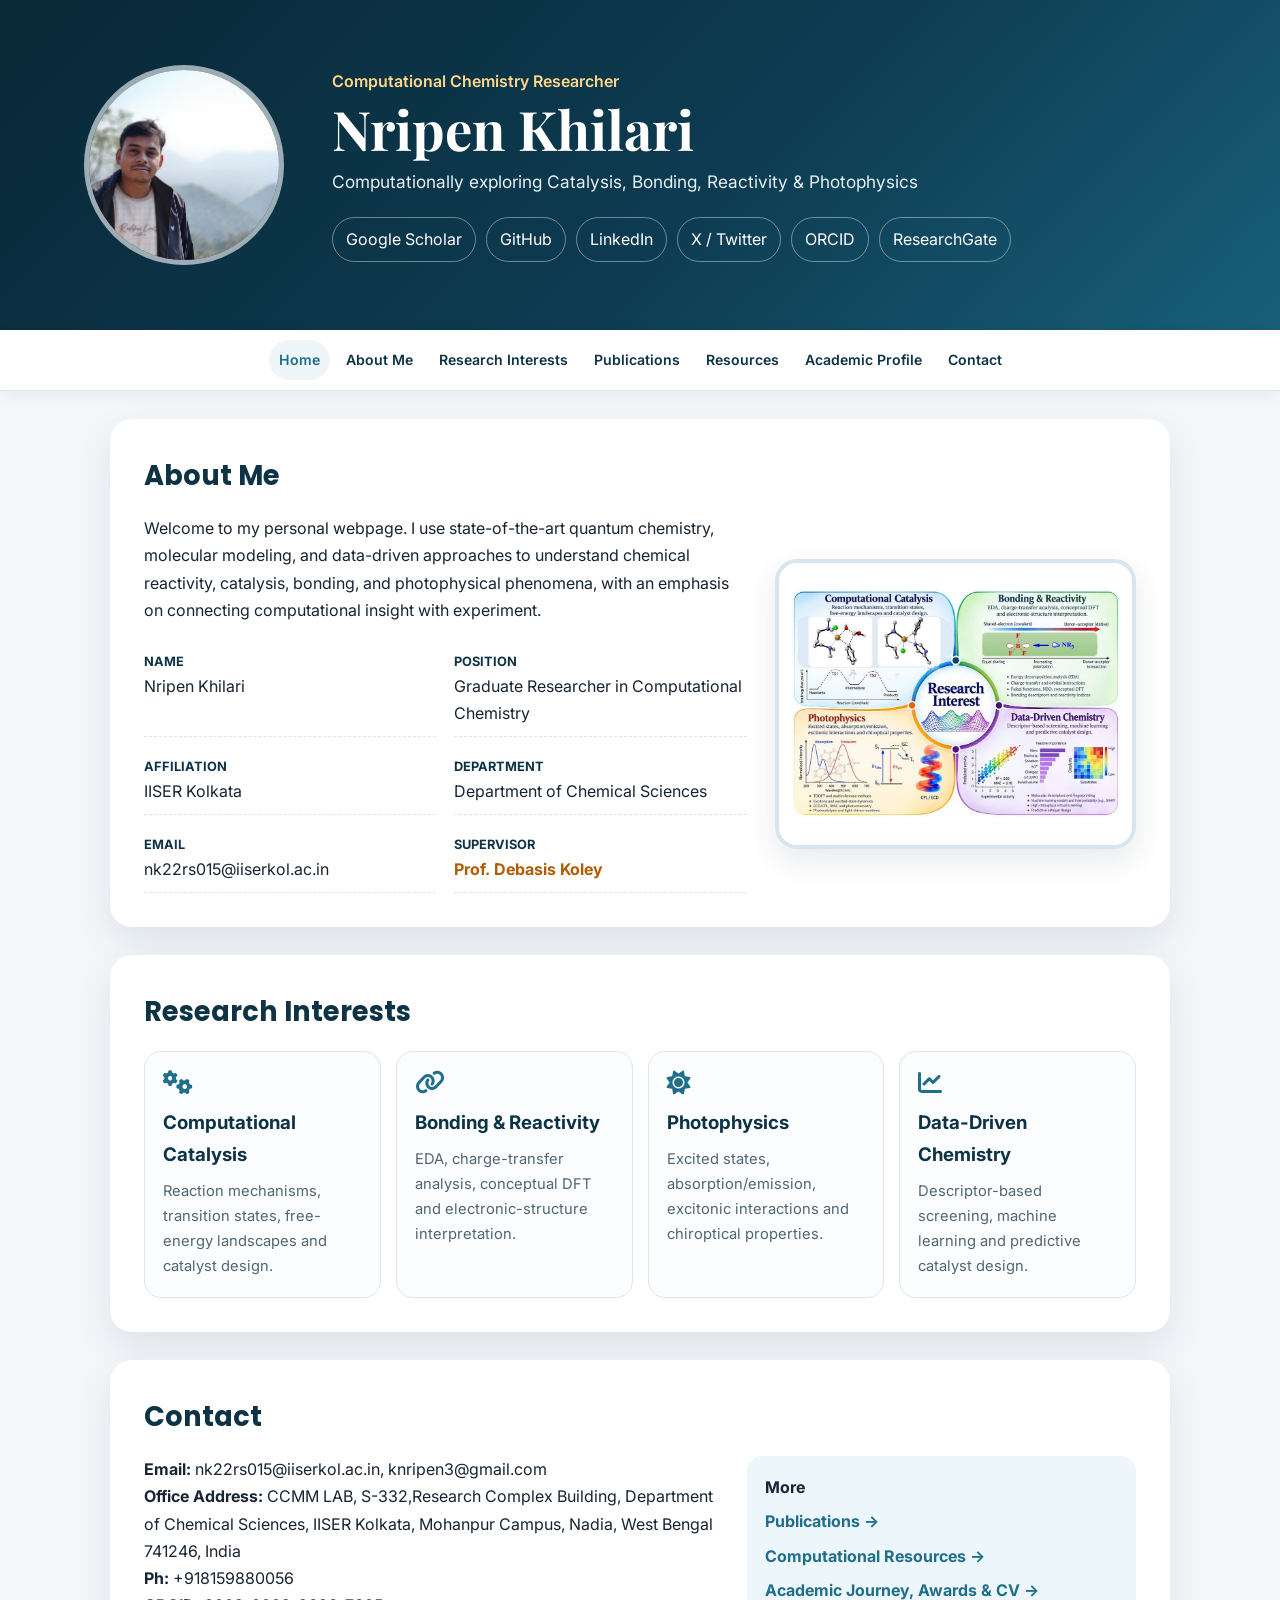
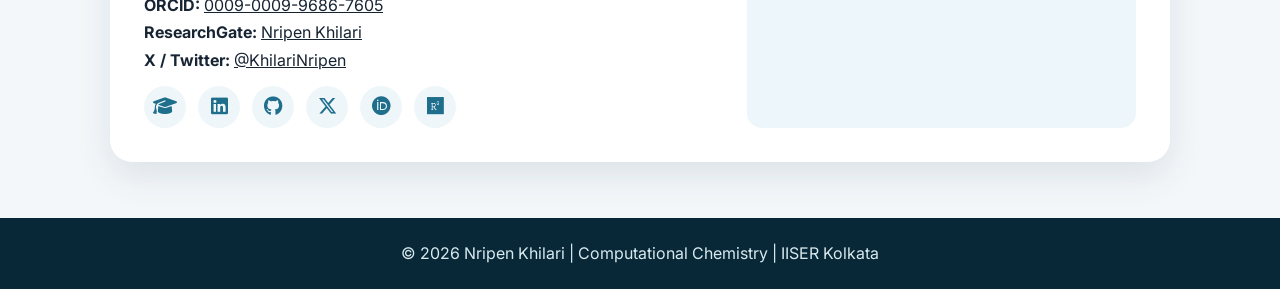
<file: index.html>
<!DOCTYPE html>
<html lang="en">
<head>
    <meta charset="UTF-8">
    <meta name="viewport" content="width=device-width, initial-scale=1.0">
    <meta name="description" content="Nripen Khilari — Computational Chemistry Researcher at IISER Kolkata">
    <title>Nripen Khilari | Computational Chemistry Researcher</title>
    <link rel="stylesheet" href="https://cdnjs.cloudflare.com/ajax/libs/font-awesome/6.5.2/css/all.min.css">
    <link rel="stylesheet" href="https://fonts.googleapis.com/css2?family=Inter:wght@400;500;600;700&family=Playfair+Display:wght@600;700&family=Poppins:wght@500;600;700&display=swap">
    <link rel="stylesheet" href="styles.css?v=20260907-5">
</head>
<body>
    <header class="hero home-hero">
        <div class="wrap hero-grid">
            <div class="portrait">
                <img src="assets/images/profile.jpg" alt="Nripen Khilari" onerror="this.style.display='none'; this.nextElementSibling.style.display='block';">
                <div class="fallback"><strong>IMAGE: xxxxxxxx</strong><br>assets/images/profile.jpg</div>
            </div>
            <div>
                <div class="role">Computational Chemistry Researcher</div>
                <h1>Nripen Khilari</h1>
                <p class="tagline">Computationally exploring Catalysis, Bonding, Reactivity &amp; Photophysics</p>
                <div class="profile-links">
                    <a href="https://scholar.google.com/citations?user=tusEeS4AAAAJ&hl=en" target="_blank" rel="noopener">Google Scholar</a>
                    <a href="https://github.com/Nripen14" target="_blank" rel="noopener">GitHub</a>
                    <a href="https://www.linkedin.com/in/nripen-khilari-8503a6180" target="_blank" rel="noopener">LinkedIn</a>
                    <a href="https://x.com/KhilariNripen" target="_blank" rel="noopener">X / Twitter</a>
                    <a href="https://orcid.org/0009-0009-9686-7605" target="_blank" rel="noopener">ORCID</a>
                    <a href="https://www.researchgate.net/profile/Nripen-Khilari" target="_blank" rel="noopener">ResearchGate</a>
                </div>
            </div>
        </div>
    </header>

    <nav>
        <div class="wrap">
            <a class="active" href="index.html">Home</a>
            <a href="#about">About Me</a>
            <a href="#research">Research Interests</a>
            <a href="publications.html">Publications</a>
            <a href="resources.html">Resources</a>
            <a href="academic.html">Academic Profile</a>
            <a href="#contact">Contact</a>
        </div>
    </nav>

    <main>
        <section id="about">
            <h2>About Me</h2>

            <div class="about-grid">
                <div class="about-content">
                    <p>
                        Welcome to my personal webpage. I use state-of-the-art quantum chemistry,
                        molecular modeling, and data-driven approaches to understand chemical
                        reactivity, catalysis, bonding, and photophysical phenomena, with an
                        emphasis on connecting computational insight with experiment.
                    </p>

                    <div class="facts">
                        <div class="fact"><strong>Name</strong>Nripen Khilari</div>
                        <div class="fact"><strong>Position</strong>Graduate Researcher in Computational Chemistry</div>
                        <div class="fact"><strong>Affiliation</strong>IISER Kolkata</div>
                        <div class="fact"><strong>Department</strong>Department of Chemical Sciences</div>
                        <div class="fact"><strong>Email</strong>nk22rs015@iiserkol.ac.in</div>
                        <div class="fact"><strong>Supervisor</strong><span class="x">Prof. Debasis Koley</span></div>
                    </div>
                </div>

                <div class="research-image-box">
                    <img
                        src="assets/images/research-banner.jpg"
                        alt="Research interests"
                        onerror="this.style.display='none'; this.nextElementSibling.style.display='block';"
                    >
                    <div class="fallback research-fallback">
                        <strong>RESEARCH IMAGE</strong><br>
                        assets/images/research-banner.jpg
                    </div>
                </div>
            </div>
        </section>

        <section id="research">
            <h2>Research Interests</h2>

            <div class="cards">
                <div class="card">
                    <i class="fas fa-cogs"></i>
                    <h3>Computational Catalysis</h3>
                    <p>Reaction mechanisms, transition states, free-energy landscapes and catalyst design.</p>
                </div>
                <div class="card">
                    <i class="fas fa-link"></i>
                    <h3>Bonding &amp; Reactivity</h3>
                    <p>EDA, charge-transfer analysis, conceptual DFT and electronic-structure interpretation.</p>
                </div>
                <div class="card">
                    <i class="fas fa-sun"></i>
                    <h3>Photophysics</h3>
                    <p>Excited states, absorption/emission, excitonic interactions and chiroptical properties.</p>
                </div>
                <div class="card">
                    <i class="fas fa-chart-line"></i>
                    <h3>Data-Driven Chemistry</h3>
                    <p>Descriptor-based screening, machine learning and predictive catalyst design.</p>
                </div>
            </div>
        </section>

        <section id="contact">
            <h2>Contact</h2>
            <div class="contact-grid">
                <div>
                    <p><strong>Email:</strong> nk22rs015@iiserkol.ac.in, knripen3@gmail.com</p>
                    <p><strong>Office Address:</strong> CCMM LAB, S-332,Research Complex Building, Department of Chemical Sciences, IISER Kolkata, Mohanpur Campus, Nadia, West Bengal 741246, India</p>
                    <p><strong>Ph:</strong> +918159880056</p>
                    <p><strong>ORCID:</strong> <a href="https://orcid.org/0009-0009-9686-7605" target="_blank" rel="noopener">0009-0009-9686-7605</a></p>
                    <p><strong>ResearchGate:</strong> <a href="https://www.researchgate.net/profile/Nripen-Khilari" target="_blank" rel="noopener">Nripen Khilari</a></p>
                    <p><strong>X / Twitter:</strong> <a href="https://x.com/KhilariNripen" target="_blank" rel="noopener">@KhilariNripen</a></p>
                    <div class="social">
                        <a href="https://scholar.google.com/citations?user=tusEeS4AAAAJ&hl=en" target="_blank" rel="noopener" aria-label="Google Scholar"><i class="fas fa-graduation-cap"></i></a>
                        <a href="https://www.linkedin.com/in/nripen-khilari-8503a6180" target="_blank" rel="noopener" aria-label="LinkedIn"><i class="fab fa-linkedin"></i></a>
                        <a href="https://github.com/Nripen14" target="_blank" rel="noopener" aria-label="GitHub"><i class="fab fa-github"></i></a>
                        <a href="https://x.com/KhilariNripen" target="_blank" rel="noopener" aria-label="X / Twitter"><i class="fab fa-x-twitter"></i></a>
                        <a href="https://orcid.org/0009-0009-9686-7605" target="_blank" rel="noopener" aria-label="ORCID"><i class="fab fa-orcid"></i></a>
                        <a href="https://www.researchgate.net/profile/Nripen-Khilari" target="_blank" rel="noopener" aria-label="ResearchGate"><i class="fab fa-researchgate"></i></a>
                    </div>
                </div>
                <div class="more">
                    <strong>More</strong>
                    <a href="publications.html">Publications →</a>
                    <a href="resources.html">Computational Resources →</a>
                    <a href="academic.html">Academic Journey, Awards &amp; CV →</a>
                </div>
            </div>
        </section>
    </main>

    <footer>© 2026 Nripen Khilari | Computational Chemistry | IISER Kolkata</footer>
</body>
</html>
</file>
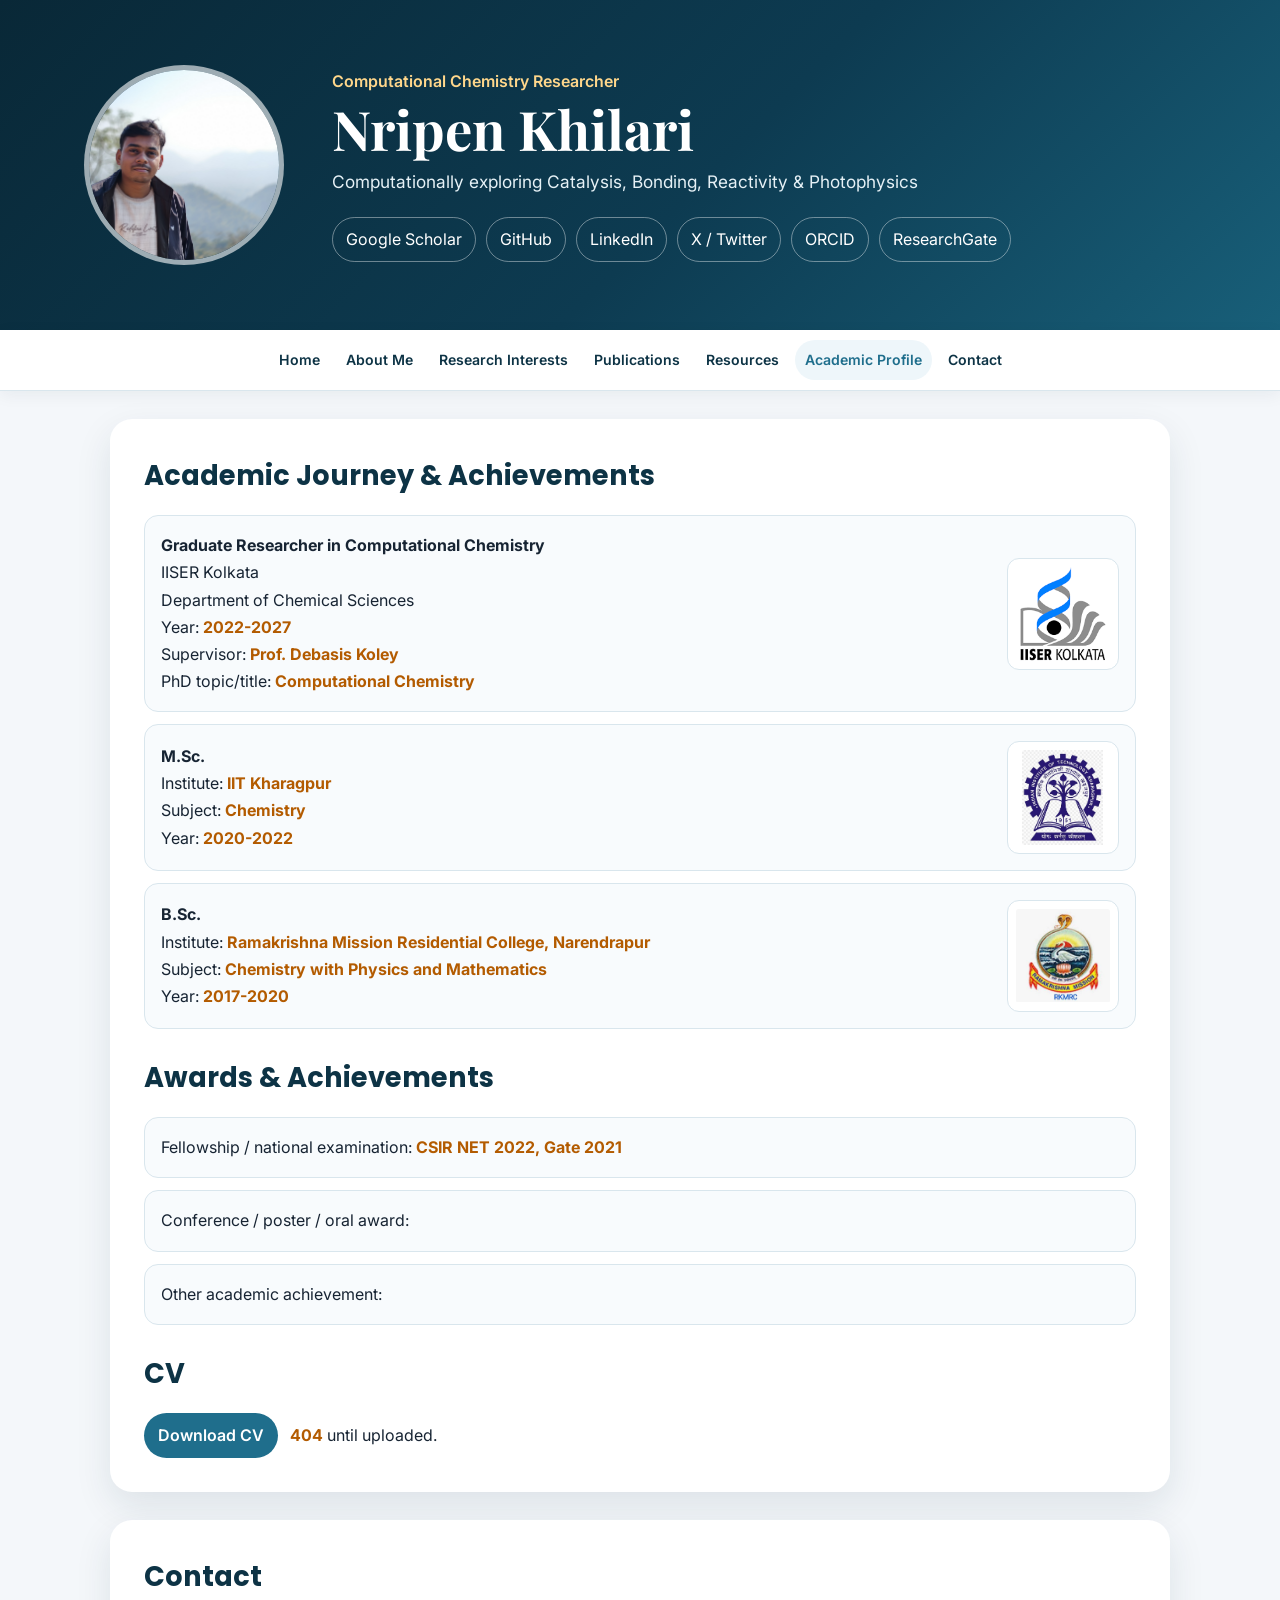
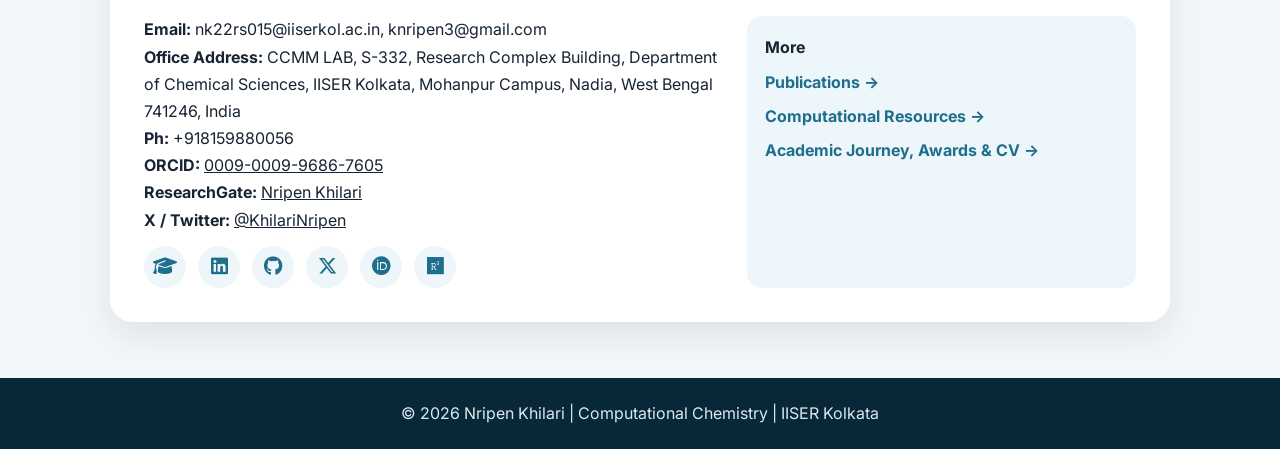
<file: academic.html>
<!DOCTYPE html>
<html lang="en">
<head>
    <meta charset="UTF-8">
    <meta name="viewport" content="width=device-width, initial-scale=1.0">
    <meta name="description" content="Nripen Khilari — Computational Chemistry Researcher at IISER Kolkata">
    <title>Nripen Khilari | Computational Chemistry Researcher</title>
    <link rel="stylesheet" href="https://cdnjs.cloudflare.com/ajax/libs/font-awesome/6.5.2/css/all.min.css">
    <link rel="stylesheet" href="https://fonts.googleapis.com/css2?family=Inter:wght@400;500;600;700&family=Playfair+Display:wght@600;700&family=Poppins:wght@500;600;700&display=swap">
    <link rel="stylesheet" href="styles.css?v=20260907-5">
</head>
<body>
    <header class="hero home-hero">
        <div class="wrap hero-grid">
            <div class="portrait">
                <img src="assets/images/profile.jpg" alt="Nripen Khilari" onerror="this.style.display='none'; this.nextElementSibling.style.display='block';">
                <div class="fallback"><strong>IMAGE: xxxxxxxx</strong><br>assets/images/profile.jpg</div>
            </div>
            <div>
                <div class="role">Computational Chemistry Researcher</div>
                <h1>Nripen Khilari</h1>
                <p class="tagline">Computationally exploring Catalysis, Bonding, Reactivity &amp; Photophysics</p>
                <div class="profile-links">
                    <a href="https://scholar.google.com/citations?user=tusEeS4AAAAJ&hl=en" target="_blank" rel="noopener">Google Scholar</a>
                    <a href="https://github.com/Nripen14" target="_blank" rel="noopener">GitHub</a>
                    <a href="https://www.linkedin.com/in/nripen-khilari-8503a6180" target="_blank" rel="noopener">LinkedIn</a>
                    <a href="https://x.com/KhilariNripen" target="_blank" rel="noopener">X / Twitter</a>
                    <a href="https://orcid.org/0009-0009-9686-7605" target="_blank" rel="noopener">ORCID</a>
                    <a href="https://www.researchgate.net/profile/Nripen-Khilari" target="_blank" rel="noopener">ResearchGate</a>
                </div>
            </div>
        </div>
    </header>

    <nav>
        <div class="wrap">
            <a href="index.html">Home</a>
            <a href="index.html#about">About Me</a>
            <a href="index.html#research">Research Interests</a>
            <a href="publications.html">Publications</a>
            <a href="resources.html">Resources</a>
            <a class="active" href="academic.html">Academic Profile</a>
            <a href="#contact">Contact</a>
        </div>
    </nav>


    <main>

        <!-- =================================================
             ACADEMIC JOURNEY
             ================================================= -->
        <section class="section">
            <h2>Academic Journey &amp; Achievements</h2>

            <div class="item academic-entry">
                <div class="academic-entry-text">
                    <strong>Graduate Researcher in Computational Chemistry</strong><br>
                    IISER Kolkata<br>
                    Department of Chemical Sciences<br>
                    Year: <span class="x">2022-2027</span><br>
                    Supervisor: <span class="x">Prof. Debasis Koley</span><br>
                    PhD topic/title: <span class="x">Computational Chemistry </span>
                </div>
                <img class="institution-logo" src="assets/images/IISERKolkata.png" alt="IISER Kolkata logo" loading="lazy">
            </div>

            <div class="item academic-entry">
                <div class="academic-entry-text">
                    <strong>M.Sc.</strong><br>
                    Institute: <span class="x">IIT Kharagpur</span><br>
                    Subject: <span class="x">Chemistry</span><br>
                    Year: <span class="x">2020-2022</span><br>
                    
                </div>
                <img class="institution-logo" src="assets/images/IITKGP.jpeg" alt="IIT Kharagpur logo" loading="lazy">
            </div>

            <div class="item academic-entry">
                <div class="academic-entry-text">
                    <strong>B.Sc.</strong><br>
                    Institute: <span class="x">Ramakrishna Mission Residential College, Narendrapur</span><br>
                    Subject: <span class="x">Chemistry with Physics and Mathematics</span><br>
                    Year: <span class="x">2017-2020</span><br>
                    
                </div>
                <img class="institution-logo" src="assets/images/RKMRC.jpg" alt="Ramakrishna Mission Residential College logo" loading="lazy">
            </div>


            <!-- =============================================
                 AWARDS
                 ============================================= -->
            <h2 class="subsection-title">Awards &amp; Achievements</h2>

            <div class="item">
                Fellowship / national examination:
                <span class="x">CSIR NET 2022, Gate 2021</span>
            </div>

            <div class="item">
                Conference / poster / oral award:
                <span class="x"></span>
            </div>

            <div class="item">
                Other academic achievement:
                <span class="x"></span>
            </div>


            <!-- =============================================
                 CV
                 ============================================= -->
            <h2 class="subsection-title">CV</h2>

            <p>
                <a
                    class="cv"
                    href="assets/documents/Nripen_Khilari_CV.pdf"
                >
                    Download CV
                </a>

                &nbsp;
                <span class="x">404</span> until uploaded.
            </p>
        </section>


        <!-- =================================================
             CONTACT
             ================================================= -->
        <section id="contact">
            <h2>Contact</h2>
            <div class="contact-grid">
                <div>
                    <p><strong>Email:</strong> nk22rs015@iiserkol.ac.in, knripen3@gmail.com</p>
                    <p><strong>Office Address:</strong> CCMM LAB, S-332, Research Complex Building, Department of Chemical Sciences, IISER Kolkata, Mohanpur Campus, Nadia, West Bengal 741246, India</p>
                    <p><strong>Ph:</strong> +918159880056</p>
                    <p><strong>ORCID:</strong> <a href="https://orcid.org/0009-0009-9686-7605" target="_blank" rel="noopener">0009-0009-9686-7605</a></p>
                    <p><strong>ResearchGate:</strong> <a href="https://www.researchgate.net/profile/Nripen-Khilari" target="_blank" rel="noopener">Nripen Khilari</a></p>
                    <p><strong>X / Twitter:</strong> <a href="https://x.com/KhilariNripen" target="_blank" rel="noopener">@KhilariNripen</a></p>
                    <div class="social">
                        <a href="https://scholar.google.com/citations?user=tusEeS4AAAAJ&hl=en" target="_blank" rel="noopener" aria-label="Google Scholar"><i class="fas fa-graduation-cap"></i></a>
                        <a href="https://www.linkedin.com/in/nripen-khilari-8503a6180" target="_blank" rel="noopener" aria-label="LinkedIn"><i class="fab fa-linkedin"></i></a>
                        <a href="https://github.com/Nripen14" target="_blank" rel="noopener" aria-label="GitHub"><i class="fab fa-github"></i></a>
                        <a href="https://x.com/KhilariNripen" target="_blank" rel="noopener" aria-label="X / Twitter"><i class="fab fa-x-twitter"></i></a>
                        <a href="https://orcid.org/0009-0009-9686-7605" target="_blank" rel="noopener" aria-label="ORCID"><i class="fab fa-orcid"></i></a>
                        <a href="https://www.researchgate.net/profile/Nripen-Khilari" target="_blank" rel="noopener" aria-label="ResearchGate"><i class="fab fa-researchgate"></i></a>
                    </div>
                </div>
                <div class="more">
                    <strong>More</strong>
                    <a href="publications.html">Publications →</a>
                    <a href="resources.html">Computational Resources →</a>
                    <a href="academic.html">Academic Journey, Awards &amp; CV →</a>
                </div>
            </div>
        </section>

    </main>


    <!-- =====================================================
         FOOTER
         ===================================================== -->
    <footer>
        © 2026 Nripen Khilari | Computational Chemistry | IISER Kolkata
    </footer>

</body>
</html>
</file>
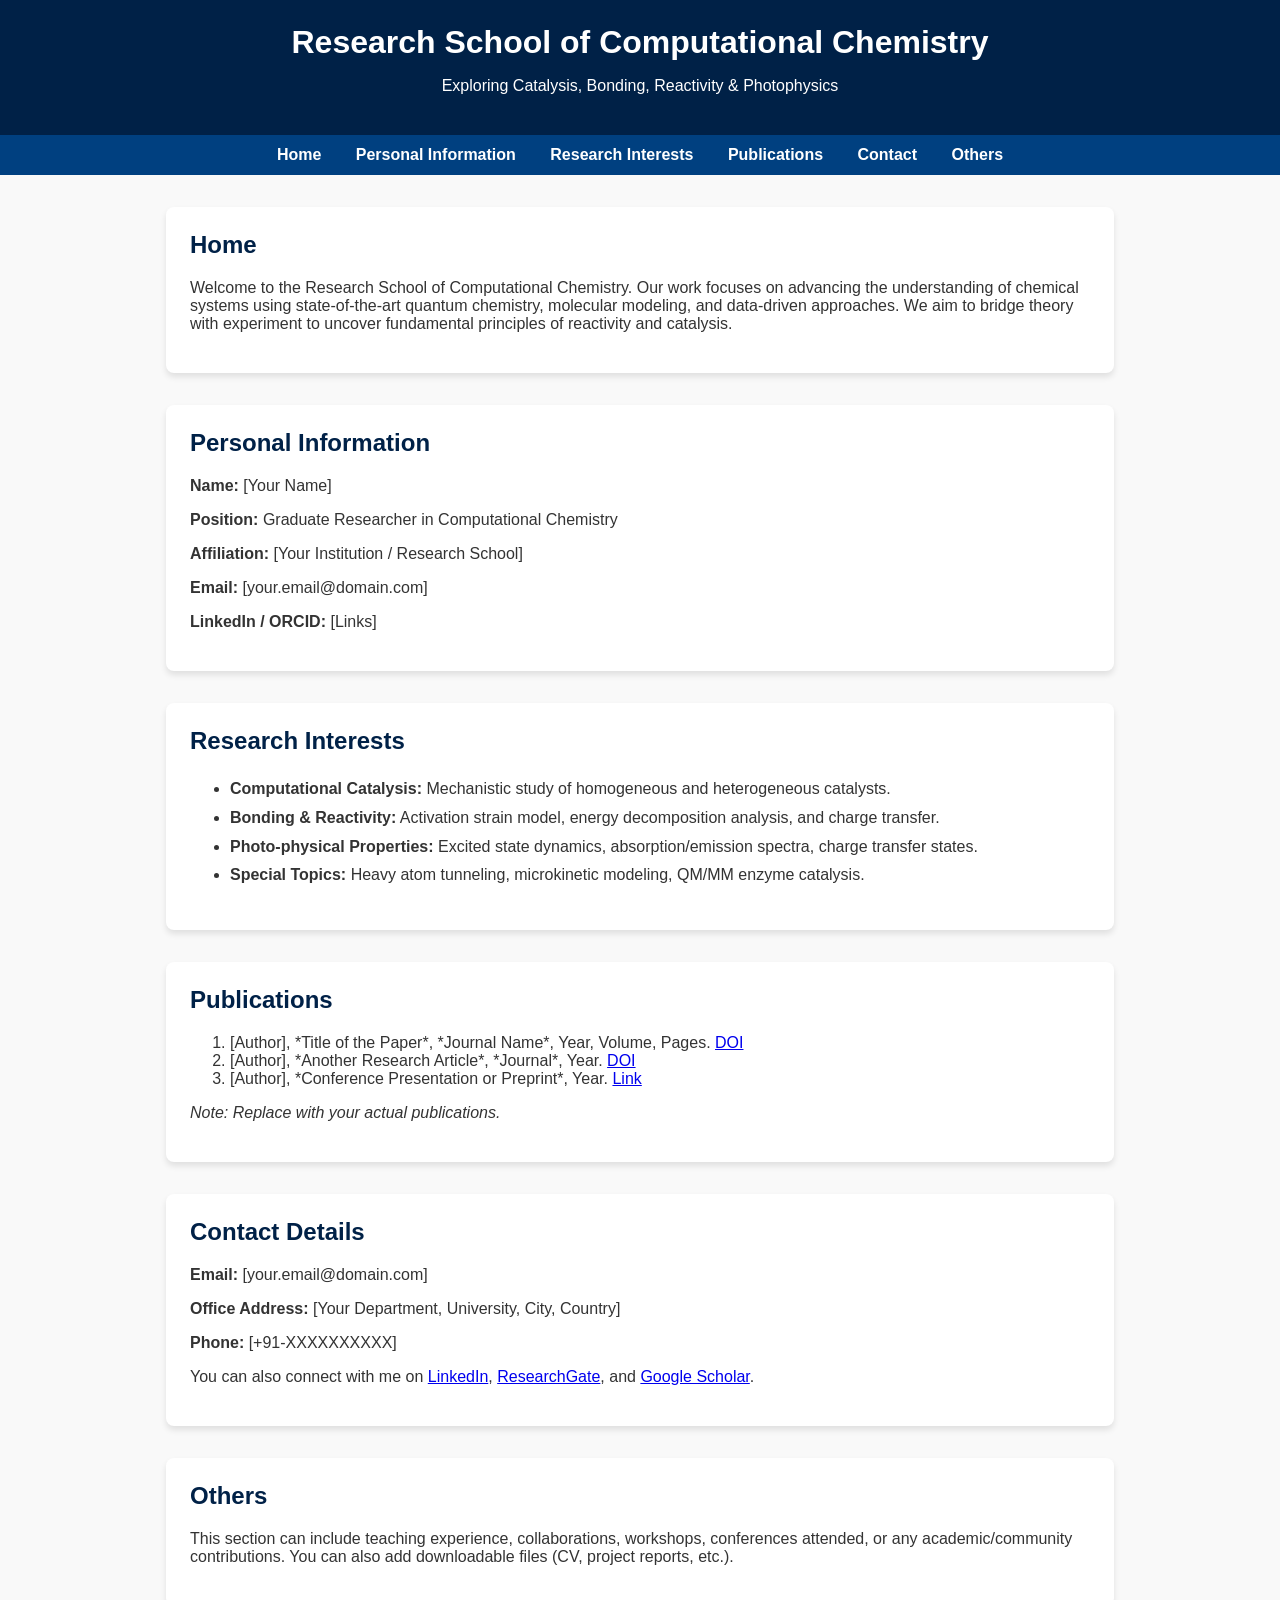
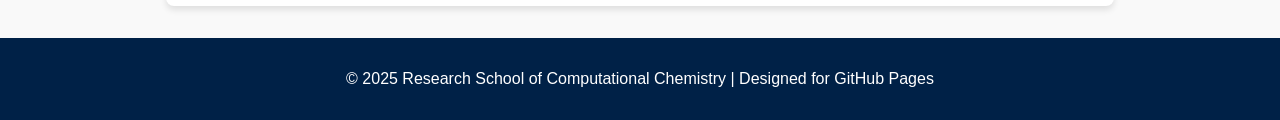
<file: inex.html>
<!DOCTYPE html>
<html lang="en">
<head>
  <meta charset="UTF-8">
  <meta name="viewport" content="width=device-width, initial-scale=1.0">
  <title>Research School of Computational Chemistry</title>
  <style>
    body {
      font-family: Arial, sans-serif;
      margin: 0;
      padding: 0;
      background: #f9f9f9;
      color: #333;
    }
    header {
      background: #002147;
      color: white;
      padding: 1.5rem;
      text-align: center;
    }
    header h1 {
      margin: 0;
      font-size: 2rem;
    }
    nav {
      background: #004080;
      padding: 0.7rem;
      text-align: center;
      position: sticky;
      top: 0;
      z-index: 1000;
    }
    nav a {
      color: white;
      margin: 0 15px;
      text-decoration: none;
      font-weight: bold;
    }
    nav a:hover {
      text-decoration: underline;
    }
    section {
      max-width: 900px;
      margin: 2rem auto;
      padding: 1.5rem;
      background: white;
      border-radius: 8px;
      box-shadow: 0 4px 6px rgba(0,0,0,0.1);
    }
    section h2 {
      color: #002147;
      margin-top: 0;
    }
    footer {
      background: #002147;
      color: white;
      text-align: center;
      padding: 1rem;
      margin-top: 2rem;
    }
    ul {
      line-height: 1.8;
    }
  </style>
</head>
<body>
  <header>
    <h1>Research School of Computational Chemistry</h1>
    <p>Exploring Catalysis, Bonding, Reactivity & Photophysics</p>
  </header>

  <nav>
    <a href="#home">Home</a>
    <a href="#personal">Personal Information</a>
    <a href="#research">Research Interests</a>
    <a href="#publications">Publications</a>
    <a href="#contact">Contact</a>
    <a href="#others">Others</a>
  </nav>

  <section id="home">
    <h2>Home</h2>
    <p>
      Welcome to the Research School of Computational Chemistry. 
      Our work focuses on advancing the understanding of chemical systems 
      using state-of-the-art quantum chemistry, molecular modeling, and 
      data-driven approaches. We aim to bridge theory with experiment to 
      uncover fundamental principles of reactivity and catalysis.
    </p>
  </section>

  <section id="personal">
    <h2>Personal Information</h2>
    <p><strong>Name:</strong> [Your Name]</p>
    <p><strong>Position:</strong> Graduate Researcher in Computational Chemistry</p>
    <p><strong>Affiliation:</strong> [Your Institution / Research School]</p>
    <p><strong>Email:</strong> [your.email@domain.com]</p>
    <p><strong>LinkedIn / ORCID:</strong> [Links]</p>
  </section>

  <section id="research">
    <h2>Research Interests</h2>
    <ul>
      <li><strong>Computational Catalysis:</strong> Mechanistic study of homogeneous and heterogeneous catalysts.</li>
      <li><strong>Bonding & Reactivity:</strong> Activation strain model, energy decomposition analysis, and charge transfer.</li>
      <li><strong>Photo-physical Properties:</strong> Excited state dynamics, absorption/emission spectra, charge transfer states.</li>
      <li><strong>Special Topics:</strong> Heavy atom tunneling, microkinetic modeling, QM/MM enzyme catalysis.</li>
    </ul>
  </section>

  <section id="publications">
    <h2>Publications</h2>
    <ol>
      <li>[Author], *Title of the Paper*, *Journal Name*, Year, Volume, Pages. <a href="#">DOI</a></li>
      <li>[Author], *Another Research Article*, *Journal*, Year. <a href="#">DOI</a></li>
      <li>[Author], *Conference Presentation or Preprint*, Year. <a href="#">Link</a></li>
    </ol>
    <p><em>Note: Replace with your actual publications.</em></p>
  </section>

  <section id="contact">
    <h2>Contact Details</h2>
    <p><strong>Email:</strong> [your.email@domain.com]</p>
    <p><strong>Office Address:</strong> [Your Department, University, City, Country]</p>
    <p><strong>Phone:</strong> [+91-XXXXXXXXXX]</p>
    <p>You can also connect with me on 
      <a href="#">LinkedIn</a>, 
      <a href="#">ResearchGate</a>, and 
      <a href="#">Google Scholar</a>.
    </p>
  </section>

  <section id="others">
    <h2>Others</h2>
    <p>
      This section can include teaching experience, collaborations, 
      workshops, conferences attended, or any academic/community contributions. 
      You can also add downloadable files (CV, project reports, etc.).
    </p>
  </section>

  <footer>
    <p>&copy; 2025 Research School of Computational Chemistry | Designed for GitHub Pages</p>
  </footer>
</body>
</html>
</file>
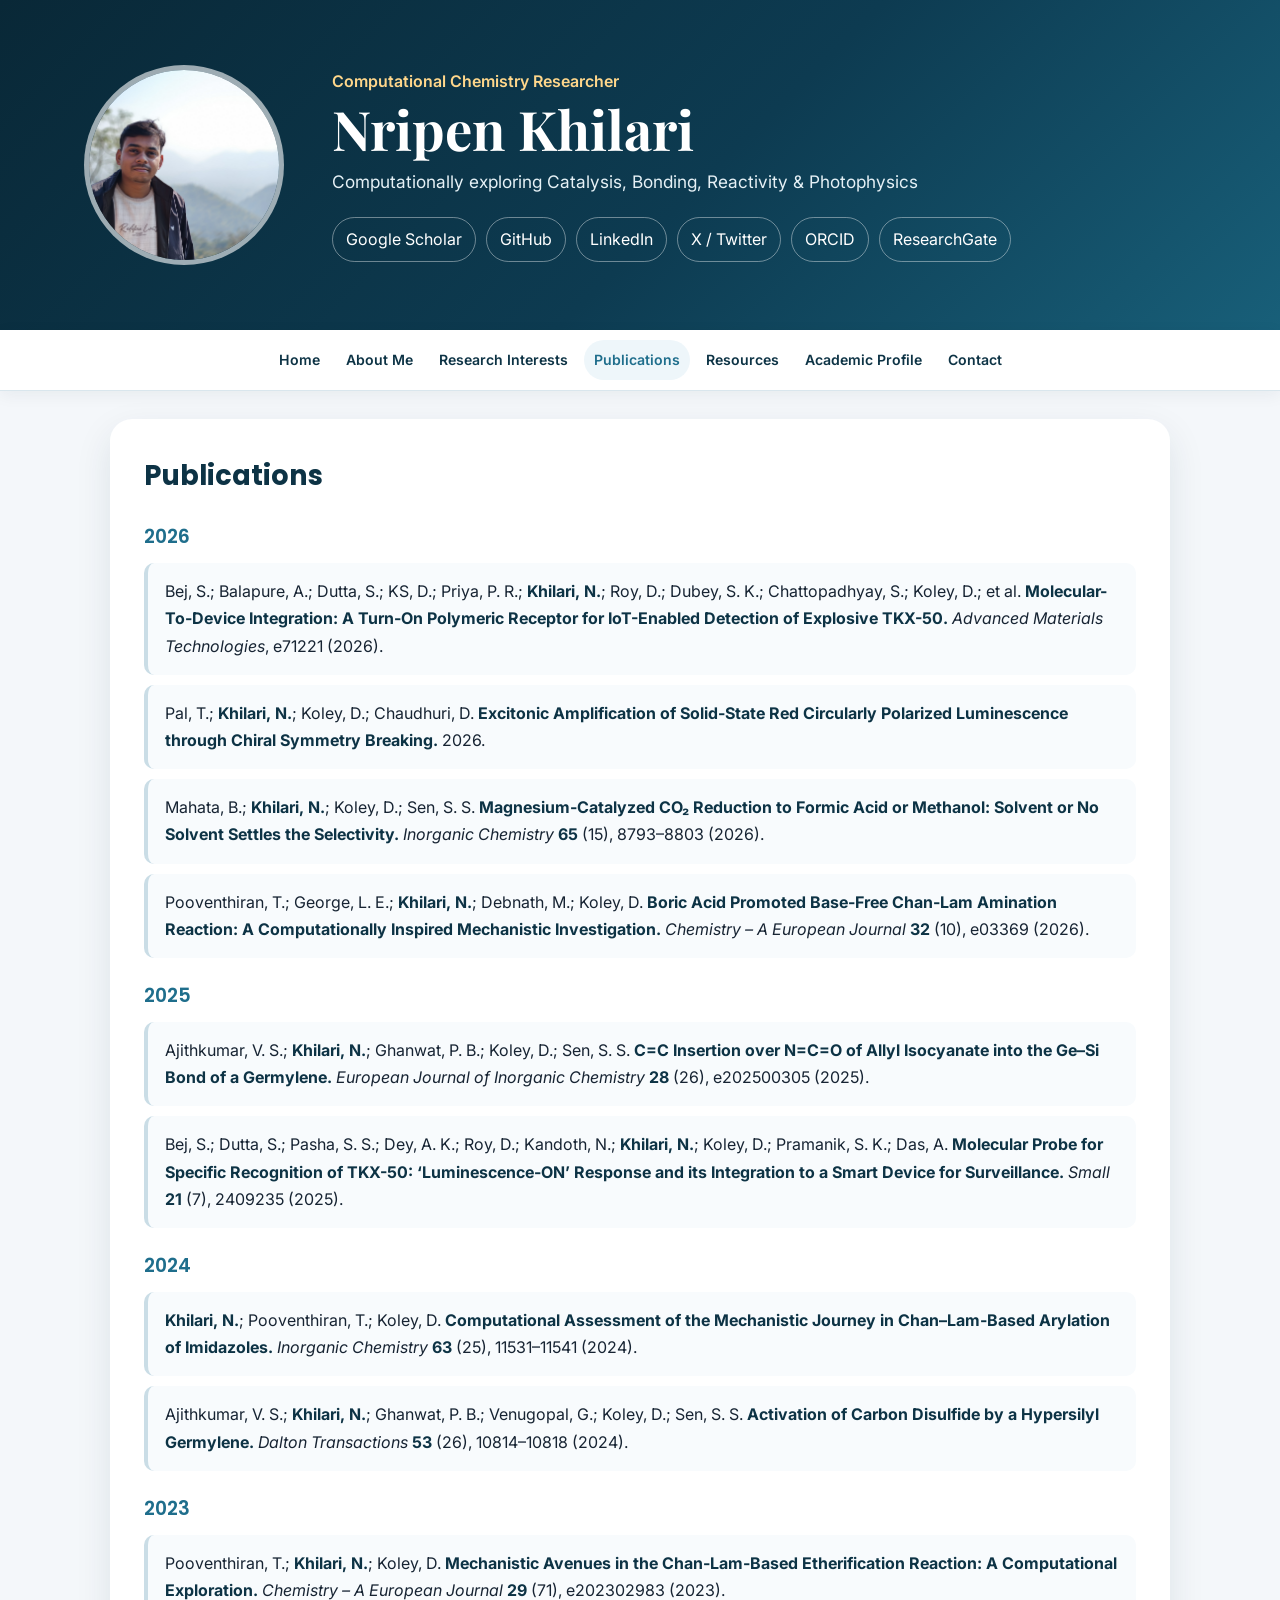
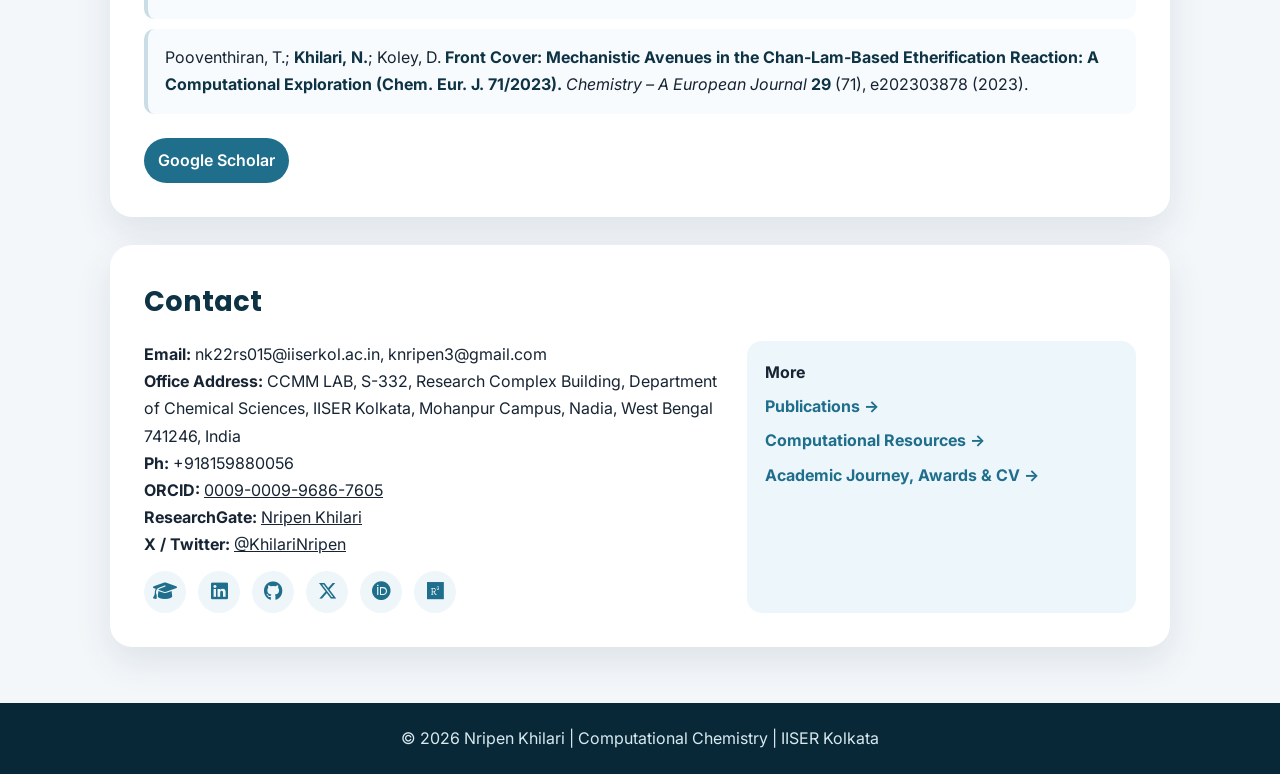
<file: publications.html>
<!DOCTYPE html>
<html lang="en">
<head>
    <meta charset="UTF-8">
    <meta name="viewport" content="width=device-width, initial-scale=1.0">
    <meta name="description" content="Nripen Khilari — Computational Chemistry Researcher at IISER Kolkata">
    <title>Nripen Khilari | Computational Chemistry Researcher</title>
    <link rel="stylesheet" href="https://cdnjs.cloudflare.com/ajax/libs/font-awesome/6.5.2/css/all.min.css">
    <link rel="stylesheet" href="https://fonts.googleapis.com/css2?family=Inter:wght@400;500;600;700&family=Playfair+Display:wght@600;700&family=Poppins:wght@500;600;700&display=swap">
    <link rel="stylesheet" href="styles.css?v=20260907-5">
</head>
<body>
    <header class="hero home-hero">
        <div class="wrap hero-grid">
            <div class="portrait">
                <img src="assets/images/profile.jpg" alt="Nripen Khilari" onerror="this.style.display='none'; this.nextElementSibling.style.display='block';">
                <div class="fallback"><strong>IMAGE: xxxxxxxx</strong><br>assets/images/profile.jpg</div>
            </div>
            <div>
                <div class="role">Computational Chemistry Researcher</div>
                <h1>Nripen Khilari</h1>
                <p class="tagline">Computationally exploring Catalysis, Bonding, Reactivity &amp; Photophysics</p>
                <div class="profile-links">
                    <a href="https://scholar.google.com/citations?user=tusEeS4AAAAJ&hl=en" target="_blank" rel="noopener">Google Scholar</a>
                    <a href="https://github.com/Nripen14" target="_blank" rel="noopener">GitHub</a>
                    <a href="https://www.linkedin.com/in/nripen-khilari-8503a6180" target="_blank" rel="noopener">LinkedIn</a>
                    <a href="https://x.com/KhilariNripen" target="_blank" rel="noopener">X / Twitter</a>
                    <a href="https://orcid.org/0009-0009-9686-7605" target="_blank" rel="noopener">ORCID</a>
                    <a href="https://www.researchgate.net/profile/Nripen-Khilari" target="_blank" rel="noopener">ResearchGate</a>
                </div>
            </div>
        </div>
    </header>

    

    <!-- =====================================================
         NAVIGATION
         ===================================================== -->
    <nav>
        <div class="wrap">
            <a href="index.html">Home</a>
            <a href="index.html#about">About Me</a>
            <a href="index.html#research">Research Interests</a>
            <a class="active" href="publications.html">Publications</a>
            <a href="resources.html">Resources</a>
            <a href="academic.html">Academic Profile</a>
            <a href="#contact">Contact</a>
        </div>
    </nav>


    <main>

        <!-- =================================================
             PUBLICATIONS
             ================================================= -->
        <section class="section">
            <h2>Publications</h2>

            <div class="year">2026</div>

            <div class="pub">
                Bej, S.; Balapure, A.; Dutta, S.; KS, D.; Priya, P. R.;
                <strong>Khilari, N.</strong>; Roy, D.; Dubey, S. K.; Chattopadhyay, S.;
                Koley, D.; et al.
                <strong>
                    Molecular-To-Device Integration: A Turn-On Polymeric Receptor for
                    IoT-Enabled Detection of Explosive TKX-50.
                </strong>
                <em>Advanced Materials Technologies</em>, e71221 (2026).
            </div>

            <div class="pub">
                Pal, T.; <strong>Khilari, N.</strong>; Koley, D.; Chaudhuri, D.
                <strong>
                    Excitonic Amplification of Solid-State Red Circularly Polarized
                    Luminescence through Chiral Symmetry Breaking.
                </strong>
                2026.
            </div>

            <div class="pub">
                Mahata, B.; <strong>Khilari, N.</strong>; Koley, D.; Sen, S. S.
                <strong>
                    Magnesium-Catalyzed CO₂ Reduction to Formic Acid or Methanol:
                    Solvent or No Solvent Settles the Selectivity.
                </strong>
                <em>Inorganic Chemistry</em> <strong>65</strong> (15), 8793–8803 (2026).
            </div>

            <div class="pub">
                Pooventhiran, T.; George, L. E.; <strong>Khilari, N.</strong>;
                Debnath, M.; Koley, D.
                <strong>
                    Boric Acid Promoted Base-Free Chan-Lam Amination Reaction:
                    A Computationally Inspired Mechanistic Investigation.
                </strong>
                <em>Chemistry – A European Journal</em>
                <strong>32</strong> (10), e03369 (2026).
            </div>


            <div class="year">2025</div>

            <div class="pub">
                Ajithkumar, V. S.; <strong>Khilari, N.</strong>; Ghanwat, P. B.;
                Koley, D.; Sen, S. S.
                <strong>
                    C=C Insertion over N=C=O of Allyl Isocyanate into the Ge–Si Bond
                    of a Germylene.
                </strong>
                <em>European Journal of Inorganic Chemistry</em>
                <strong>28</strong> (26), e202500305 (2025).
            </div>

            <div class="pub">
                Bej, S.; Dutta, S.; Pasha, S. S.; Dey, A. K.; Roy, D.; Kandoth, N.;
                <strong>Khilari, N.</strong>; Koley, D.; Pramanik, S. K.; Das, A.
                <strong>
                    Molecular Probe for Specific Recognition of TKX-50:
                    ‘Luminescence-ON’ Response and its Integration to a Smart Device
                    for Surveillance.
                </strong>
                <em>Small</em> <strong>21</strong> (7), 2409235 (2025).
            </div>


            <div class="year">2024</div>

            <div class="pub">
                <strong>Khilari, N.</strong>; Pooventhiran, T.; Koley, D.
                <strong>
                    Computational Assessment of the Mechanistic Journey in
                    Chan–Lam-Based Arylation of Imidazoles.
                </strong>
                <em>Inorganic Chemistry</em> <strong>63</strong> (25), 11531–11541 (2024).
            </div>

            <div class="pub">
                Ajithkumar, V. S.; <strong>Khilari, N.</strong>; Ghanwat, P. B.;
                Venugopal, G.; Koley, D.; Sen, S. S.
                <strong>
                    Activation of Carbon Disulfide by a Hypersilyl Germylene.
                </strong>
                <em>Dalton Transactions</em> <strong>53</strong> (26), 10814–10818 (2024).
            </div>


            <div class="year">2023</div>

            <div class="pub">
                Pooventhiran, T.; <strong>Khilari, N.</strong>; Koley, D.
                <strong>
                    Mechanistic Avenues in the Chan-Lam-Based Etherification Reaction:
                    A Computational Exploration.
                </strong>
                <em>Chemistry – A European Journal</em>
                <strong>29</strong> (71), e202302983 (2023).
            </div>

            <div class="pub">
                Pooventhiran, T.; <strong>Khilari, N.</strong>; Koley, D.
                <strong>
                    Front Cover: Mechanistic Avenues in the Chan-Lam-Based Etherification
                    Reaction: A Computational Exploration (Chem. Eur. J. 71/2023).
                </strong>
                <em>Chemistry – A European Journal</em>
                <strong>29</strong> (71), e202303878 (2023).
            </div>

            <a
                class="scholar"
                href="https://scholar.google.com/citations?user=tusEeS4AAAAJ&hl=en"
                target="_blank"
                rel="noopener"
            >
                Google Scholar
            </a>
        </section>


        <!-- =================================================
             CONTACT
             ================================================= -->
        <section id="contact">
            <h2>Contact</h2>
            <div class="contact-grid">
                <div>
                    <p><strong>Email:</strong> nk22rs015@iiserkol.ac.in, knripen3@gmail.com</p>
                    <p><strong>Office Address:</strong> CCMM LAB, S-332, Research Complex Building, Department of Chemical Sciences, IISER Kolkata, Mohanpur Campus, Nadia, West Bengal 741246, India</p>
                    <p><strong>Ph:</strong> +918159880056</p>
                    <p><strong>ORCID:</strong> <a href="https://orcid.org/0009-0009-9686-7605" target="_blank" rel="noopener">0009-0009-9686-7605</a></p>
                    <p><strong>ResearchGate:</strong> <a href="https://www.researchgate.net/profile/Nripen-Khilari" target="_blank" rel="noopener">Nripen Khilari</a></p>
                    <p><strong>X / Twitter:</strong> <a href="https://x.com/KhilariNripen" target="_blank" rel="noopener">@KhilariNripen</a></p>
                    <div class="social">
                        <a href="https://scholar.google.com/citations?user=tusEeS4AAAAJ&hl=en" target="_blank" rel="noopener" aria-label="Google Scholar"><i class="fas fa-graduation-cap"></i></a>
                        <a href="https://www.linkedin.com/in/nripen-khilari-8503a6180" target="_blank" rel="noopener" aria-label="LinkedIn"><i class="fab fa-linkedin"></i></a>
                        <a href="https://github.com/Nripen14" target="_blank" rel="noopener" aria-label="GitHub"><i class="fab fa-github"></i></a>
                        <a href="https://x.com/KhilariNripen" target="_blank" rel="noopener" aria-label="X / Twitter"><i class="fab fa-x-twitter"></i></a>
                        <a href="https://orcid.org/0009-0009-9686-7605" target="_blank" rel="noopener" aria-label="ORCID"><i class="fab fa-orcid"></i></a>
                        <a href="https://www.researchgate.net/profile/Nripen-Khilari" target="_blank" rel="noopener" aria-label="ResearchGate"><i class="fab fa-researchgate"></i></a>
                    </div>
                </div>
                <div class="more">
                    <strong>More</strong>
                    <a href="publications.html">Publications →</a>
                    <a href="resources.html">Computational Resources →</a>
                    <a href="academic.html">Academic Journey, Awards &amp; CV →</a>
                </div>
            </div>
        </section>

    </main>


    <!-- =====================================================
         FOOTER
         ===================================================== -->
    <footer>
        © 2026 Nripen Khilari | Computational Chemistry | IISER Kolkata
    </footer>

</body>
</html>
</file>
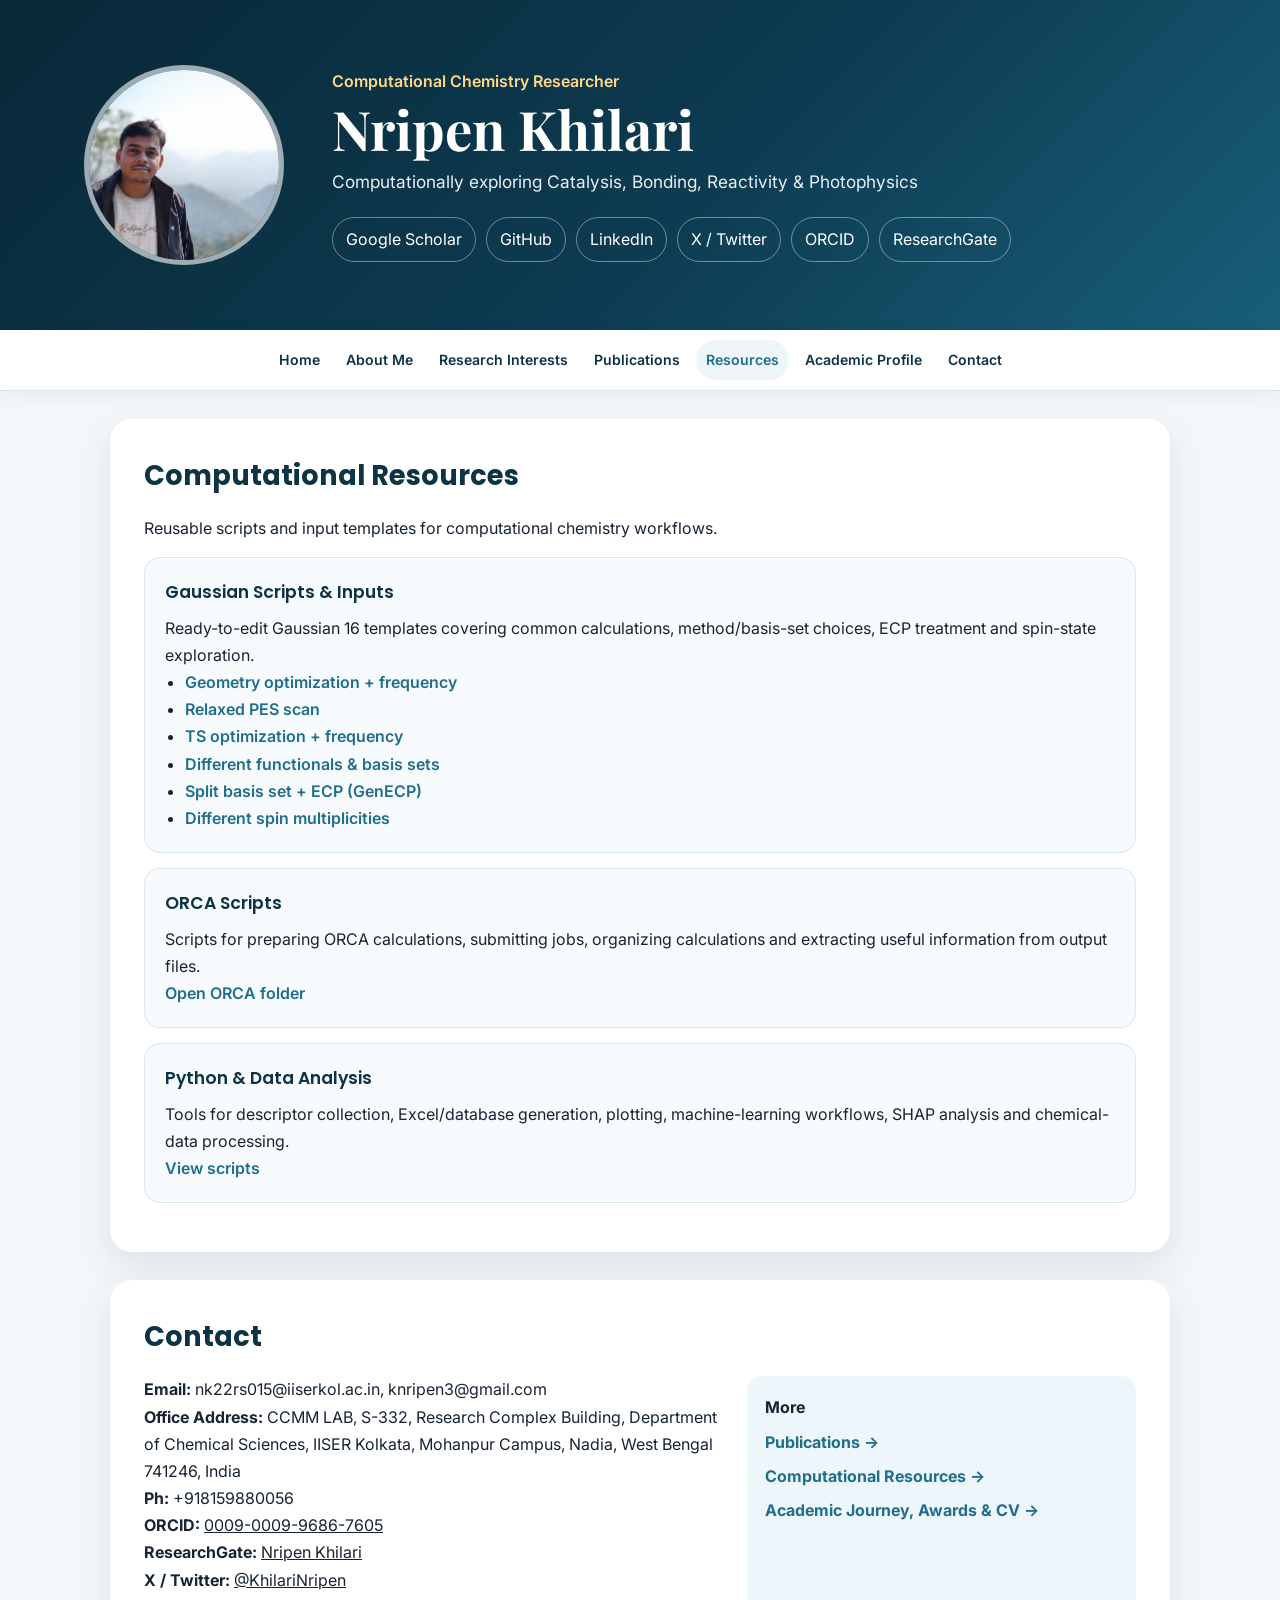
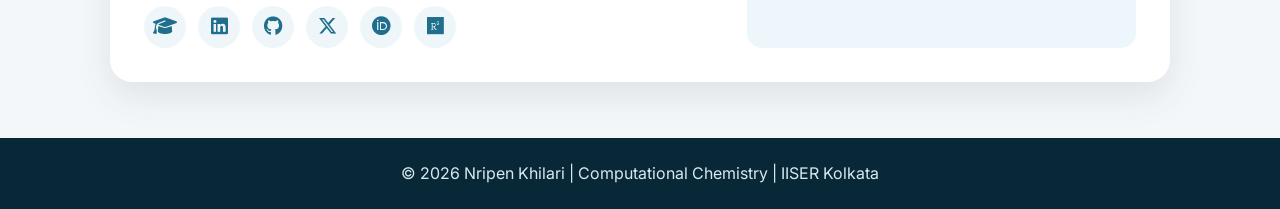
<file: resources.html>
<!DOCTYPE html>
<html lang="en">
<head>
    <meta charset="UTF-8">
    <meta name="viewport" content="width=device-width, initial-scale=1.0">
    <meta name="description" content="Nripen Khilari — Computational Chemistry Researcher at IISER Kolkata">
    <title>Nripen Khilari | Computational Chemistry Researcher</title>
    <link rel="stylesheet" href="https://cdnjs.cloudflare.com/ajax/libs/font-awesome/6.5.2/css/all.min.css">
    <link rel="stylesheet" href="https://fonts.googleapis.com/css2?family=Inter:wght@400;500;600;700&family=Playfair+Display:wght@600;700&family=Poppins:wght@500;600;700&display=swap">
    <link rel="stylesheet" href="styles.css?v=20260907-5">
</head>
<body>
    <header class="hero home-hero">
        <div class="wrap hero-grid">
            <div class="portrait">
                <img src="assets/images/profile.jpg" alt="Nripen Khilari" onerror="this.style.display='none'; this.nextElementSibling.style.display='block';">
                <div class="fallback"><strong>IMAGE: xxxxxxxx</strong><br>assets/images/profile.jpg</div>
            </div>
            <div>
                <div class="role">Computational Chemistry Researcher</div>
                <h1>Nripen Khilari</h1>
                <p class="tagline">Computationally exploring Catalysis, Bonding, Reactivity &amp; Photophysics</p>
                <div class="profile-links">
                    <a href="https://scholar.google.com/citations?user=tusEeS4AAAAJ&hl=en" target="_blank" rel="noopener">Google Scholar</a>
                    <a href="https://github.com/Nripen14" target="_blank" rel="noopener">GitHub</a>
                    <a href="https://www.linkedin.com/in/nripen-khilari-8503a6180" target="_blank" rel="noopener">LinkedIn</a>
                    <a href="https://x.com/KhilariNripen" target="_blank" rel="noopener">X / Twitter</a>
                    <a href="https://orcid.org/0009-0009-9686-7605" target="_blank" rel="noopener">ORCID</a>
                    <a href="https://www.researchgate.net/profile/Nripen-Khilari" target="_blank" rel="noopener">ResearchGate</a>
                </div>
            </div>
        </div>
    </header>

    <nav>
        <div class="wrap">
            <a href="index.html">Home</a>
            <a href="index.html#about">About Me</a>
            <a href="index.html#research">Research Interests</a>
            <a href="publications.html">Publications</a>
            <a class="active" href="resources.html">Resources</a>
            <a href="academic.html">Academic Profile</a>
            <a href="#contact">Contact</a>
        </div>
    </nav>


    <main>

        <!-- =================================================
             COMPUTATIONAL RESOURCES
             ================================================= -->
        <section class="section">
            <h2>Computational Resources</h2>

            <p>
                Reusable scripts and input templates for computational chemistry workflows.
            </p>

            <div class="resource-card">
                <h3>Gaussian Scripts &amp; Inputs</h3>

                <p>
                    Ready-to-edit Gaussian 16 templates covering common calculations,
                    method/basis-set choices, ECP treatment and spin-state exploration.
                </p>

                <ul>
                    <li>
                        <a href="scripts/gaussian/geometry_optimization.gjf">
                            Geometry optimization + frequency
                        </a>
                    </li>

                    <li>
                        <a href="scripts/gaussian/pes_scan.gjf">
                            Relaxed PES scan
                        </a>
                    </li>

                    <li>
                        <a href="scripts/gaussian/ts_optimization.gjf">
                            TS optimization + frequency
                        </a>
                    </li>

                    <li>
                        <a href="scripts/gaussian/functional_basis_examples.gjf">
                            Different functionals &amp; basis sets
                        </a>
                    </li>

                    <li>
                        <a href="scripts/gaussian/split_basis_ecp.gjf">
                            Split basis set + ECP (GenECP)
                        </a>
                    </li>

                    <li>
                        <a href="scripts/gaussian/spin_states.gjf">
                            Different spin multiplicities
                        </a>
                    </li>
                </ul>
            </div>


            <div class="resource-card">
                <h3>ORCA Scripts</h3>

                <p>
                    Scripts for preparing ORCA calculations, submitting jobs,
                    organizing calculations and extracting useful information
                    from output files.
                </p>

                <p>
                    <a
                        href="https://github.com/Nripen14/nripen14.github.io/tree/main/scripts/orca"
                        target="_blank"
                        rel="noopener"
                    >
                        Open ORCA folder
                    </a>
                </p>
            </div>


            <div class="resource-card">
                <h3>Python &amp; Data Analysis</h3>

                <p>
                    Tools for descriptor collection, Excel/database generation,
                    plotting, machine-learning workflows, SHAP analysis and
                    chemical-data processing.
                </p>

                <p>
                    <a
                        href="https://github.com/Nripen14/nripen14.github.io/tree/main/scripts/data-analysis"
                        target="_blank"
                        rel="noopener"
                    >
                        View scripts
                    </a>
                </p>
            </div>
        </section>


        <!-- =================================================
             CONTACT
             ================================================= -->
        <section id="contact">
            <h2>Contact</h2>
            <div class="contact-grid">
                <div>
                    <p><strong>Email:</strong> nk22rs015@iiserkol.ac.in, knripen3@gmail.com</p>
                    <p><strong>Office Address:</strong> CCMM LAB, S-332, Research Complex Building, Department of Chemical Sciences, IISER Kolkata, Mohanpur Campus, Nadia, West Bengal 741246, India</p>
                    <p><strong>Ph:</strong> +918159880056</p>
                    <p><strong>ORCID:</strong> <a href="https://orcid.org/0009-0009-9686-7605" target="_blank" rel="noopener">0009-0009-9686-7605</a></p>
                    <p><strong>ResearchGate:</strong> <a href="https://www.researchgate.net/profile/Nripen-Khilari" target="_blank" rel="noopener">Nripen Khilari</a></p>
                    <p><strong>X / Twitter:</strong> <a href="https://x.com/KhilariNripen" target="_blank" rel="noopener">@KhilariNripen</a></p>
                    <div class="social">
                        <a href="https://scholar.google.com/citations?user=tusEeS4AAAAJ&hl=en" target="_blank" rel="noopener" aria-label="Google Scholar"><i class="fas fa-graduation-cap"></i></a>
                        <a href="https://www.linkedin.com/in/nripen-khilari-8503a6180" target="_blank" rel="noopener" aria-label="LinkedIn"><i class="fab fa-linkedin"></i></a>
                        <a href="https://github.com/Nripen14" target="_blank" rel="noopener" aria-label="GitHub"><i class="fab fa-github"></i></a>
                        <a href="https://x.com/KhilariNripen" target="_blank" rel="noopener" aria-label="X / Twitter"><i class="fab fa-x-twitter"></i></a>
                        <a href="https://orcid.org/0009-0009-9686-7605" target="_blank" rel="noopener" aria-label="ORCID"><i class="fab fa-orcid"></i></a>
                        <a href="https://www.researchgate.net/profile/Nripen-Khilari" target="_blank" rel="noopener" aria-label="ResearchGate"><i class="fab fa-researchgate"></i></a>
                    </div>
                </div>
                <div class="more">
                    <strong>More</strong>
                    <a href="publications.html">Publications →</a>
                    <a href="resources.html">Computational Resources →</a>
                    <a href="academic.html">Academic Journey, Awards &amp; CV →</a>
                </div>
            </div>
        </section>

    </main>


    <!-- =====================================================
         FOOTER
         ===================================================== -->
    <footer>
        © 2026 Nripen Khilari | Computational Chemistry | IISER Kolkata
    </footer>

</body>
</html>
</file>
<file: styles.css>
/* =========================================================
   Nripen Khilari — Personal Academic Website
   Shared stylesheet for all pages
   ========================================================= */

:root {
    --navy: #0d3345;
    --blue: #1f6e8c;
    --sky: #eef6fa;
    --paper: #ffffff;
    --line: #d9e6ed;
    --background: #f4f7fa;
    --ink: #172433;
    --muted: #607284;
    --placeholder: #b35b00;
    --shadow: 0 14px 36px rgba(20, 45, 65, 0.10);
}

* {
    box-sizing: border-box;
    margin: 0;
    padding: 0;
}

html {
    scroll-behavior: smooth;
}

body {
    font-family: "Inter", Arial, sans-serif;
    background: var(--background);
    color: var(--ink);
    line-height: 1.7;
}

a {
    color: inherit;
}

.wrap {
    max-width: 1160px;
    margin: 0 auto;
    padding: 0 24px;
}

.hero {
    background: linear-gradient(135deg, #092837, #0d3b51 55%, #185f79);
    color: #ffffff;
    padding: 42px 0;
}

.home-hero {
    padding: 65px 0;
}

.hero-grid {
    display: grid;
    grid-template-columns: 120px 1fr;
    gap: 26px;
    align-items: center;
}

.home-hero .hero-grid {
    grid-template-columns: 210px 1fr;
    gap: 38px;
}

.portrait {
    width: 112px;
    height: 112px;
    border: 4px solid rgba(255, 255, 255, 0.55);
    border-radius: 50%;
    overflow: hidden;
    background: rgba(255, 255, 255, 0.12);
    display: flex;
    align-items: center;
    justify-content: center;
    text-align: center;
}

.home-hero .portrait {
    width: 200px;
    height: 200px;
    border-width: 5px;
}

.portrait img {
    width: 100%;
    height: 100%;
    object-fit: cover;
}

.fallback {
    display: none;
    padding: 20px;
    font-size: 0.82rem;
}

.hero h1 {
    font-family: "Playfair Display", Georgia, serif;
    font-size: 2.6rem;
    line-height: 1.1;
}

.home-hero h1 {
    font-size: 3.4rem;
}

.hero p {
    color: #e6f1f6;
}

.hero .role {
    color: #ffd78b;
    font-weight: 600;
}

.home-hero .role {
    margin-bottom: 4px;
}

.hero .tagline {
    margin-top: 8px;
    font-size: 1.08rem;
}

.profile-links {
    display: flex;
    flex-wrap: wrap;
    gap: 10px;
    margin-top: 20px;
}

.profile-links a {
    padding: 8px 13px;
    border: 1px solid rgba(255, 255, 255, 0.40);
    border-radius: 25px;
    color: #ffffff;
    text-decoration: none;
}

.profile-links a:hover {
    background: rgba(255, 255, 255, 0.12);
}

nav {
    position: sticky;
    top: 0;
    z-index: 20;
    background: rgba(255, 255, 255, 0.97);
    border-bottom: 1px solid var(--line);
    box-shadow: 0 4px 16px rgba(20, 40, 60, 0.06);
}

nav .wrap {
    display: flex;
    justify-content: center;
    flex-wrap: wrap;
    gap: 6px;
    padding-top: 10px;
    padding-bottom: 10px;
}

nav a {
    padding: 8px 10px;
    border-radius: 999px;
    color: var(--navy);
    font-size: 0.88rem;
    font-weight: 600;
    text-decoration: none;
}

nav a:hover,
nav a.active {
    background: var(--sky);
    color: var(--blue);
}

main {
    padding: 28px 0;
}

.section,
section {
    max-width: 1060px;
    margin: 0 auto 28px;
    padding: 34px;
    background: var(--paper);
    border-radius: 22px;
    box-shadow: var(--shadow);
    scroll-margin-top: 80px;
}

h2 {
    margin-bottom: 16px;
    color: var(--navy);
    font-family: "Poppins", Arial, sans-serif;
    font-size: 1.7rem;
    font-weight: 700;
}

h3 {
    color: var(--navy);
}

.x {
    color: var(--placeholder);
    font-weight: 700;
}

.about-grid {
    display: grid;
    grid-template-columns: 1.25fr 0.75fr;
    gap: 28px;
    align-items: center;
}

.about-content {
    min-width: 0;
}

.research-image-box {
    width: 100%;
    min-height: 290px;
    padding: 10px;
    border: 4px solid #d7e5ec;
    border-radius: 22px;
    overflow: hidden;
    background: #ffffff;
    box-shadow: 0 12px 30px rgba(20, 45, 65, 0.10);
    display: flex;
    align-items: center;
    justify-content: center;
    text-align: center;
}

.research-image-box img {
    display: block;
    width: 100%;
    height: 100%;
    max-height: 360px;
    object-fit: contain;
    border-radius: 14px;
}

.research-fallback {
    color: var(--muted);
    line-height: 1.5;
}

.facts {
    display: grid;
    grid-template-columns: 1fr 1fr;
    gap: 10px 18px;
    margin-top: 18px;
}

.fact {
    padding: 9px 0;
    border-bottom: 1px dashed var(--line);
}

.fact strong {
    display: block;
    color: var(--navy);
    font-size: 0.8rem;
    text-transform: uppercase;
}

.cards {
    display: grid;
    grid-template-columns: repeat(4, 1fr);
    gap: 15px;
}

.card {
    padding: 18px;
    border: 1px solid var(--line);
    border-radius: 17px;
    background: #fbfdfe;
}

.card i {
    color: var(--blue);
    font-size: 1.5rem;
}

.card h3 {
    margin: 8px 0;
}

.card p {
    color: #516574;
    font-size: 0.92rem;
}

.more {
    padding: 18px;
    border-radius: 15px;
    background: #edf6fa;
}

.more a {
    display: block;
    margin: 7px 0;
    color: var(--blue);
    font-weight: 700;
    text-decoration: none;
}

.year {
    margin: 22px 0 10px;
    color: var(--blue);
    font-family: "Poppins", Arial, sans-serif;
    font-size: 1.18rem;
    font-weight: 600;
}

.pub {
    margin: 10px 0;
    padding: 15px 17px;
    background: #f8fbfd;
    border-left: 4px solid #cadde6;
    border-radius: 10px;
}

.pub strong {
    color: var(--navy);
}

.scholar {
    display: inline-block;
    margin-top: 14px;
    padding: 9px 14px;
    border-radius: 999px;
    background: var(--blue);
    color: #ffffff;
    font-weight: 600;
    text-decoration: none;
}

.resource-card,
.item {
    margin: 15px 0;
    padding: 20px;
    border: 1px solid var(--line);
    border-radius: 16px;
    background: #f8fbfd;
}

.resource-card h3 {
    margin-bottom: 7px;
    font-family: "Poppins", Arial, sans-serif;
    font-size: 1.08rem;
    font-weight: 600;
}

.resource-card ul {
    padding-left: 20px;
}

.resource-card a {
    color: var(--blue);
    font-weight: 600;
    text-decoration: none;
}

.item {
    margin: 12px 0;
    padding: 16px;
    border-radius: 14px;
}

.subsection-title {
    margin-top: 26px;
}

.cv {
    display: inline-block;
    padding: 9px 14px;
    border-radius: 999px;
    background: var(--blue);
    color: #ffffff;
    font-weight: 600;
    text-decoration: none;
}

.contact-grid {
    display: grid;
    grid-template-columns: 1.2fr 0.8fr;
    gap: 20px;
}

.contact-card {
    padding: 18px;
    border: 1px solid var(--line);
    border-radius: 16px;
    background: #f8fbfd;
}

.socials,
.social {
    display: flex;
    flex-wrap: wrap;
    gap: 12px;
    margin-top: 12px;
}

.socials a,
.social a {
    width: 42px;
    height: 42px;
    display: grid;
    place-items: center;
    border-radius: 50%;
    background: var(--sky);
    color: var(--blue);
    font-size: 1.2rem;
    text-decoration: none;
}

footer {
    padding: 22px;
    background: #092837;
    color: #d8e9f0;
    text-align: center;
}

@media (max-width: 800px) {
    .hero-grid,
    .home-hero .hero-grid,
    .about-grid,
    .contact-grid {
        grid-template-columns: 1fr;
        text-align: center;
    }

    .portrait,
    .home-hero .portrait {
        margin: 0 auto;
    }

    .profile-links {
        justify-content: center;
    }

    .research-image-box {
        max-width: 620px;
        margin: 0 auto;
        min-height: 240px;
    }

    .facts {
        grid-template-columns: 1fr;
        text-align: left;
    }

    .cards {
        grid-template-columns: 1fr 1fr;
    }
}

@media (max-width: 520px) {
    .home-hero h1 {
        font-size: 2.5rem;
    }

    .hero h1 {
        font-size: 2.2rem;
    }

    .cards {
        grid-template-columns: 1fr;
    }

    .section,
    section {
        margin: 0 12px 20px;
        padding: 24px 18px;
    }

    .research-image-box {
        min-height: 200px;
        padding: 7px;
        border-radius: 16px;
    }
}

/* Academic journey: institution marks beside each education entry. */
.academic-entry {
    display: grid;
    grid-template-columns: minmax(0, 1fr) 112.32px;
    align-items: center;
    gap: 24px;
}

.academic-entry-text {
    min-width: 0;
}

.institution-logo {
    width: 112.32px;
    height: 112.32px;
    object-fit: contain;
    background: #ffffff;
    border: 1px solid var(--line);
    border-radius: 12px;
    padding: 8px;
}

@media (max-width: 520px) {
    .academic-entry {
        grid-template-columns: minmax(0, 1fr) 77.76px;
        gap: 12px;
    }
    .institution-logo {
        width: 77.76px;
        height: 77.76px;
        padding: 5px;
    }
}
</file>
